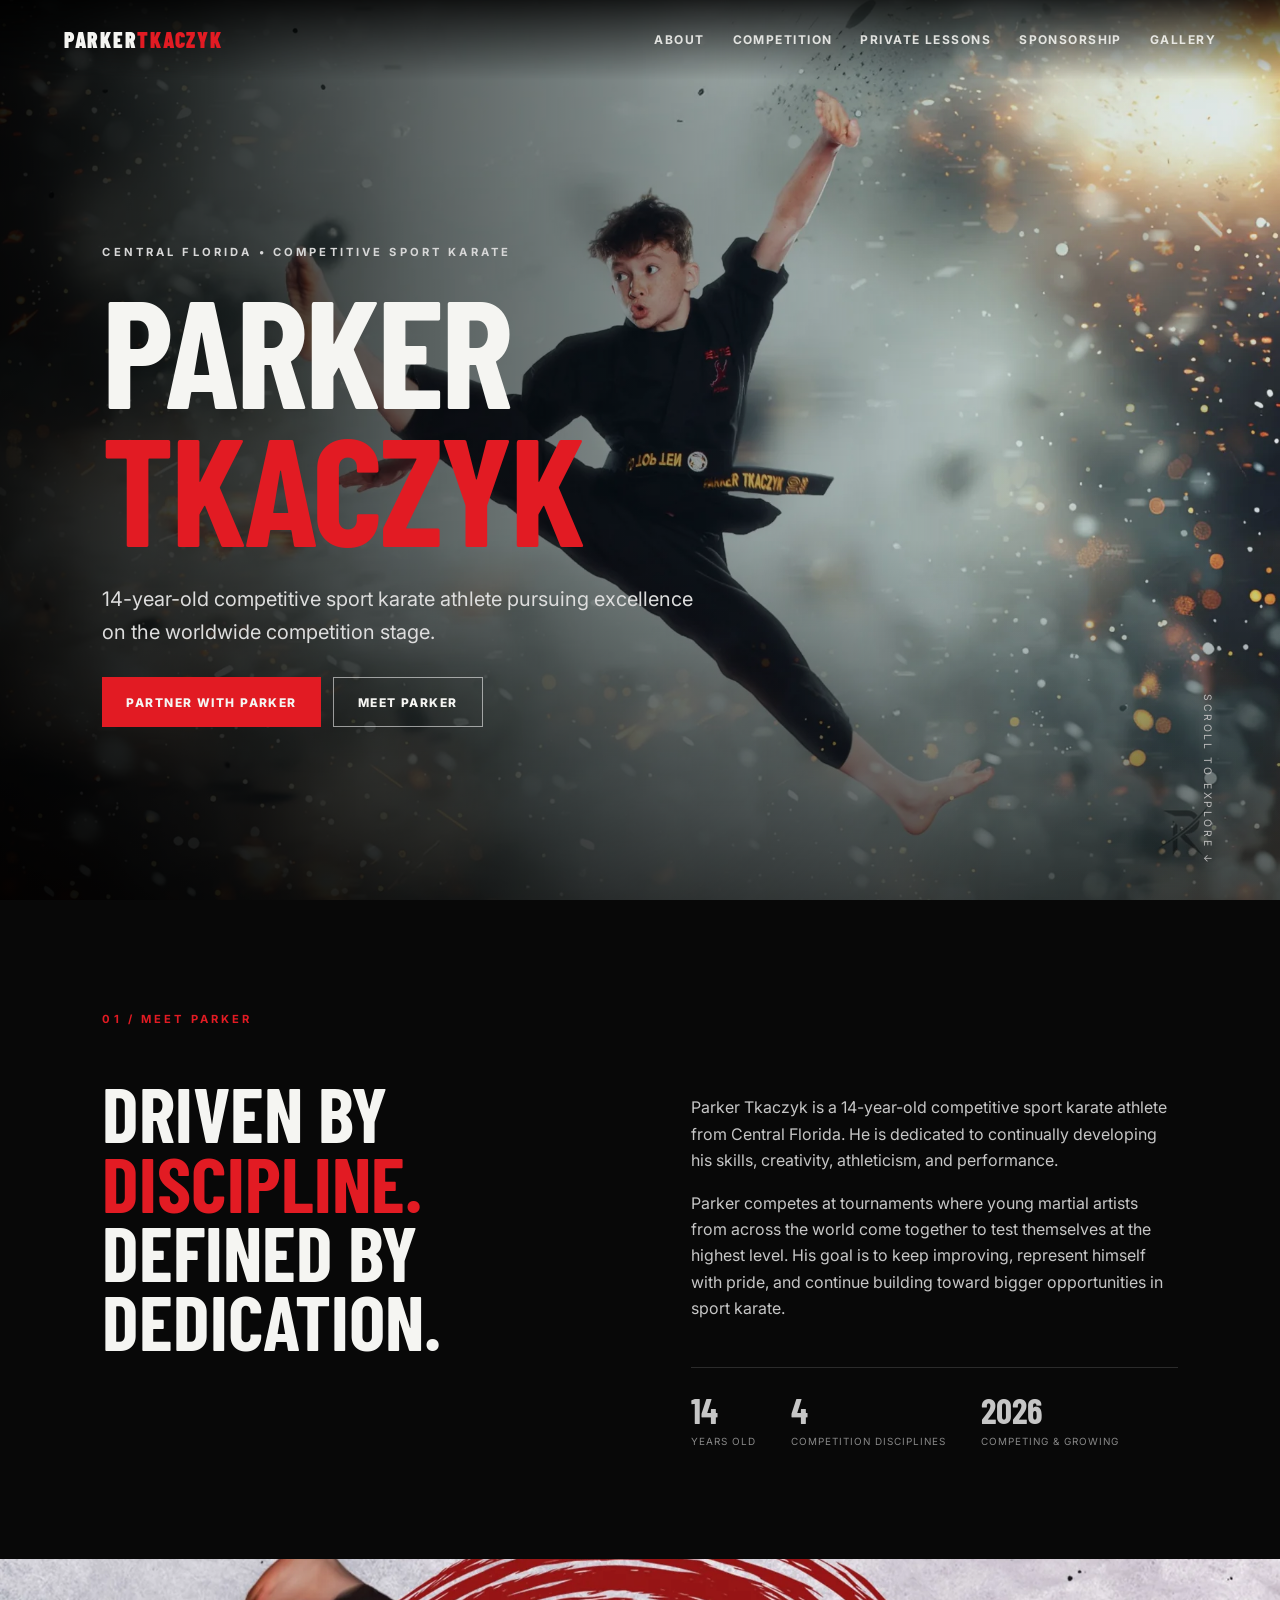
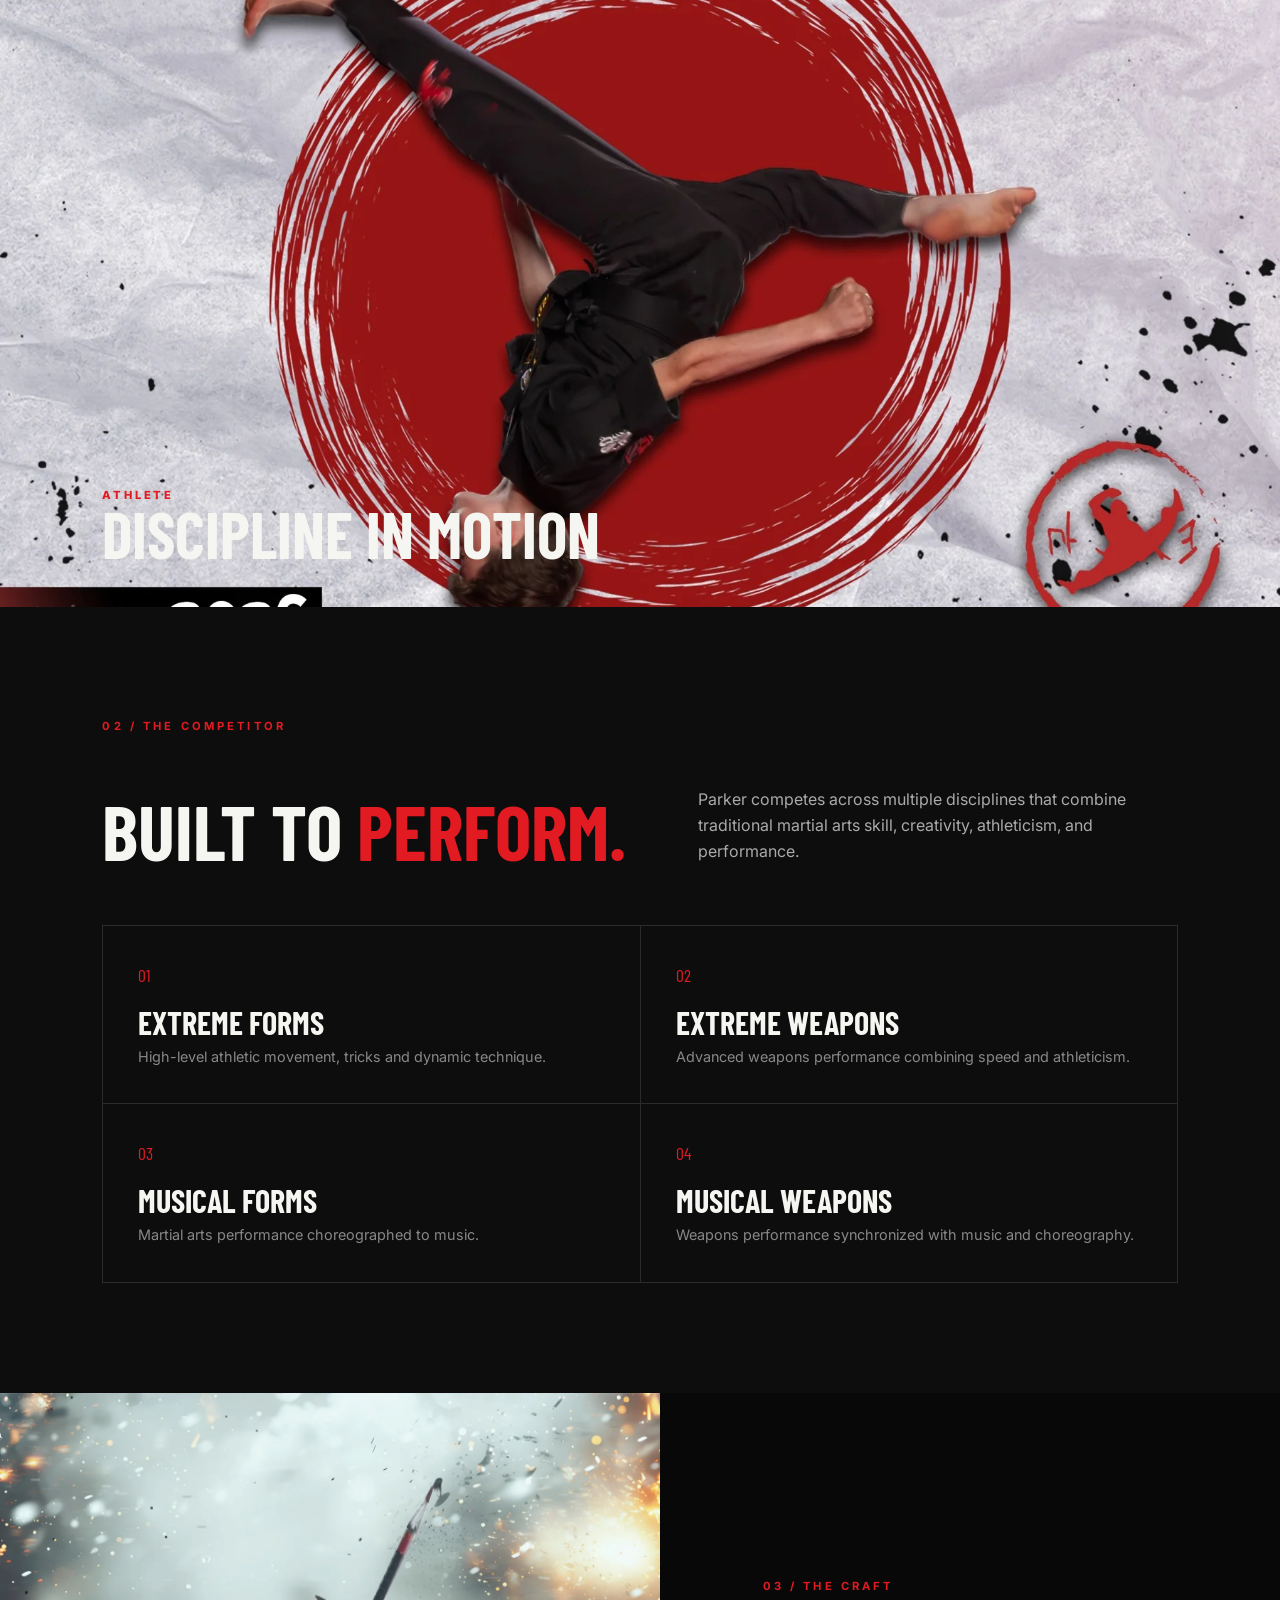
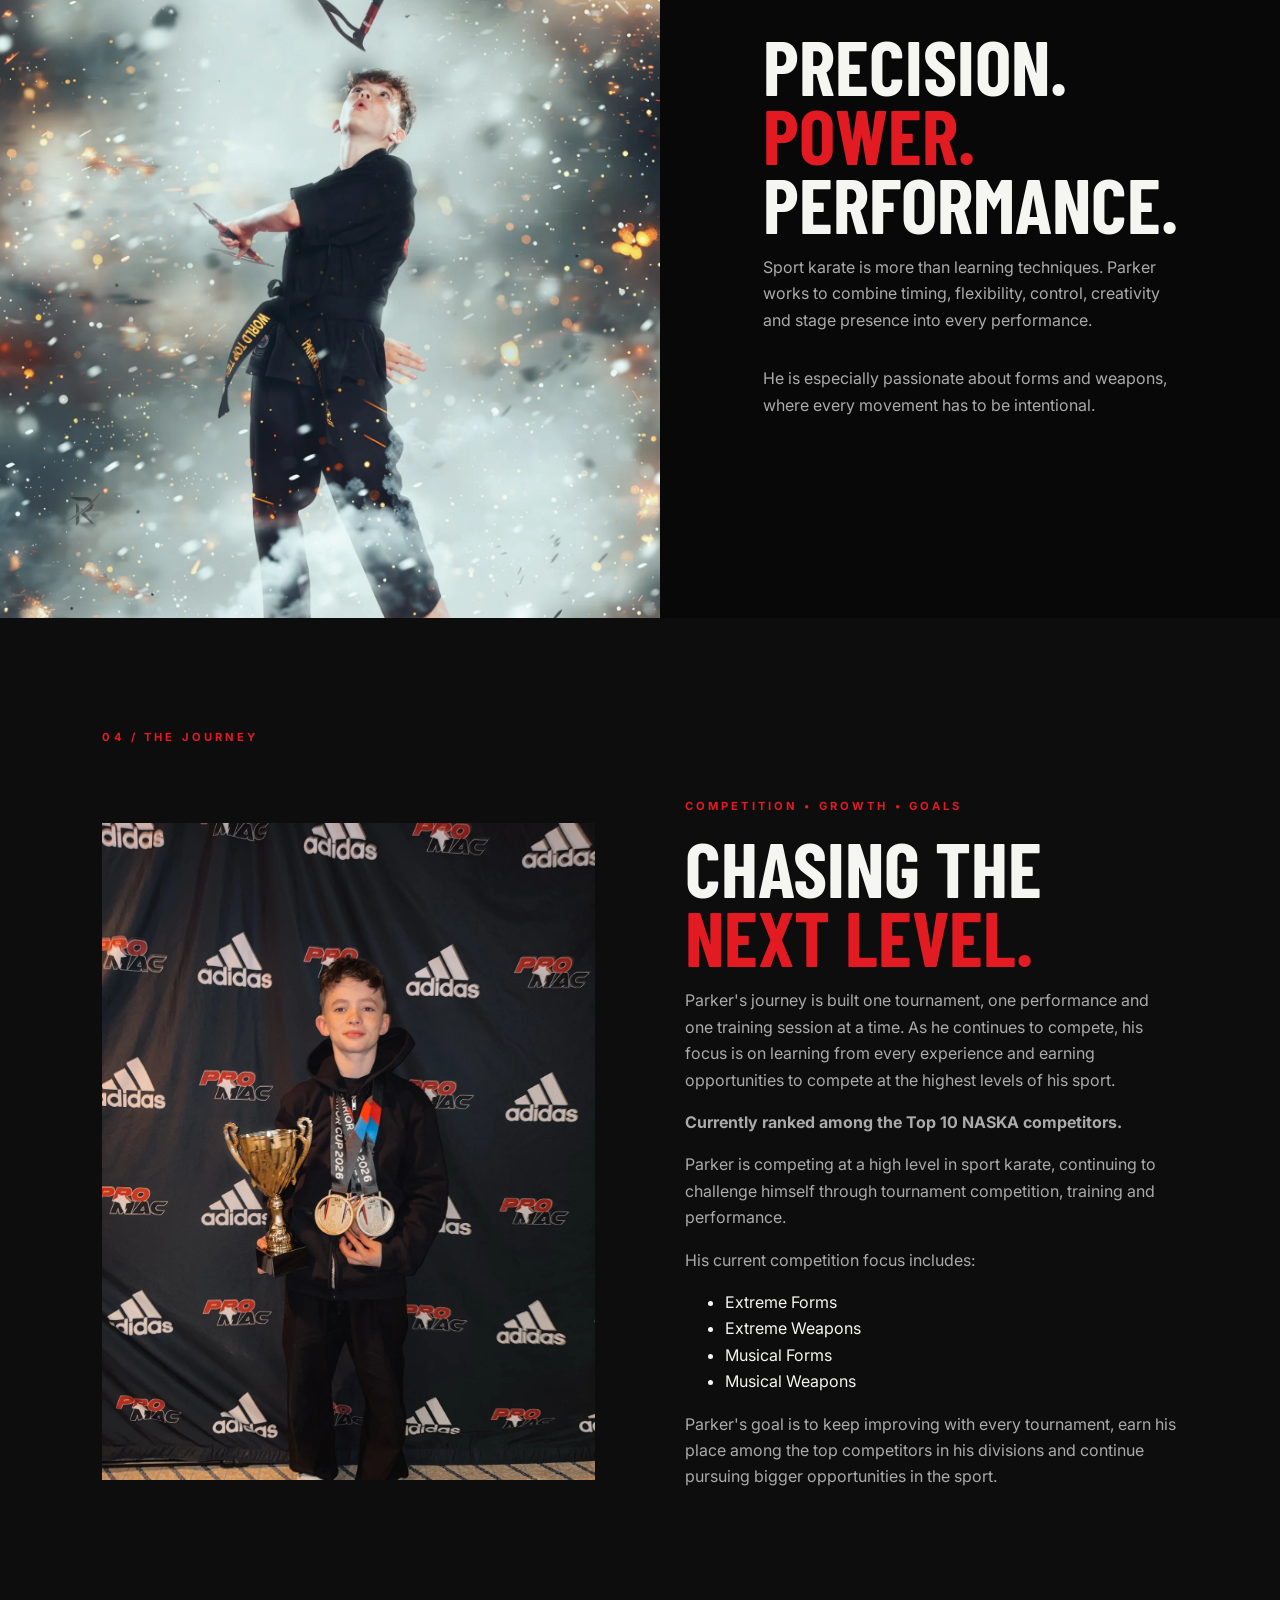
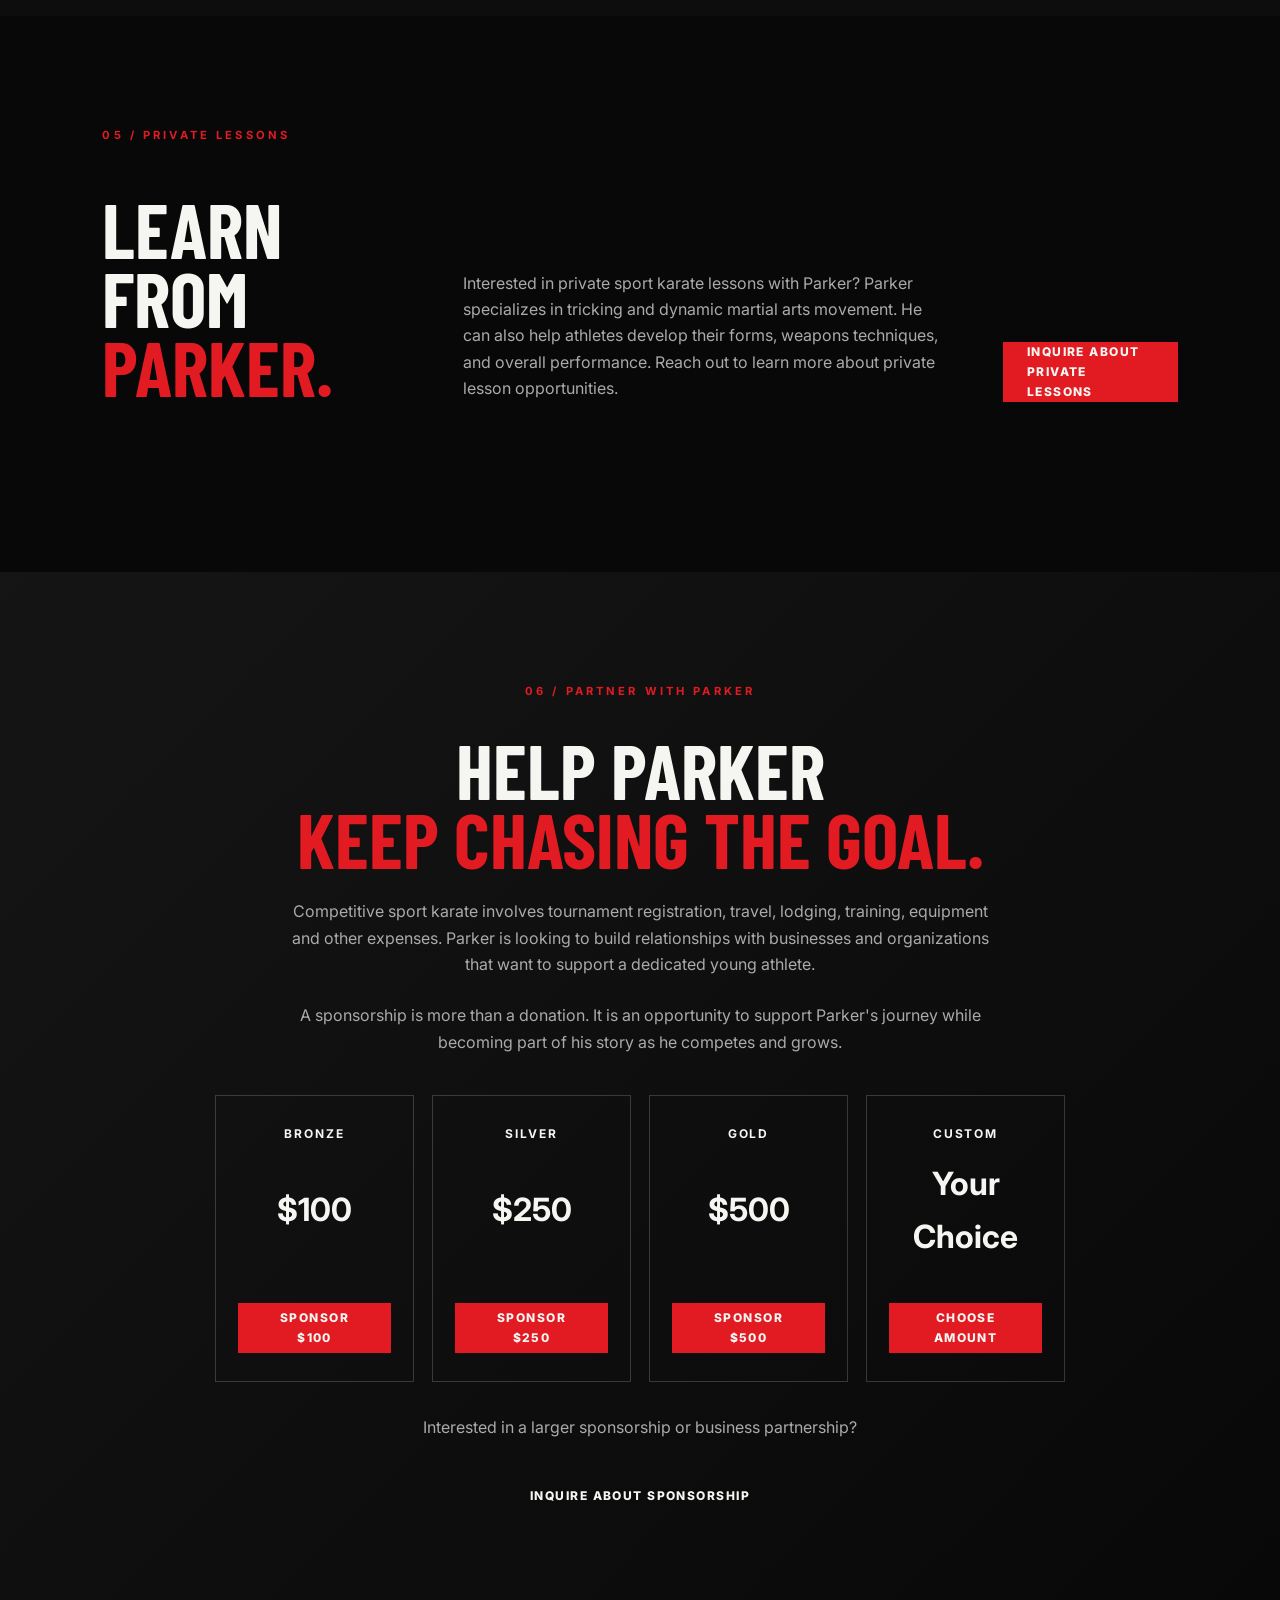
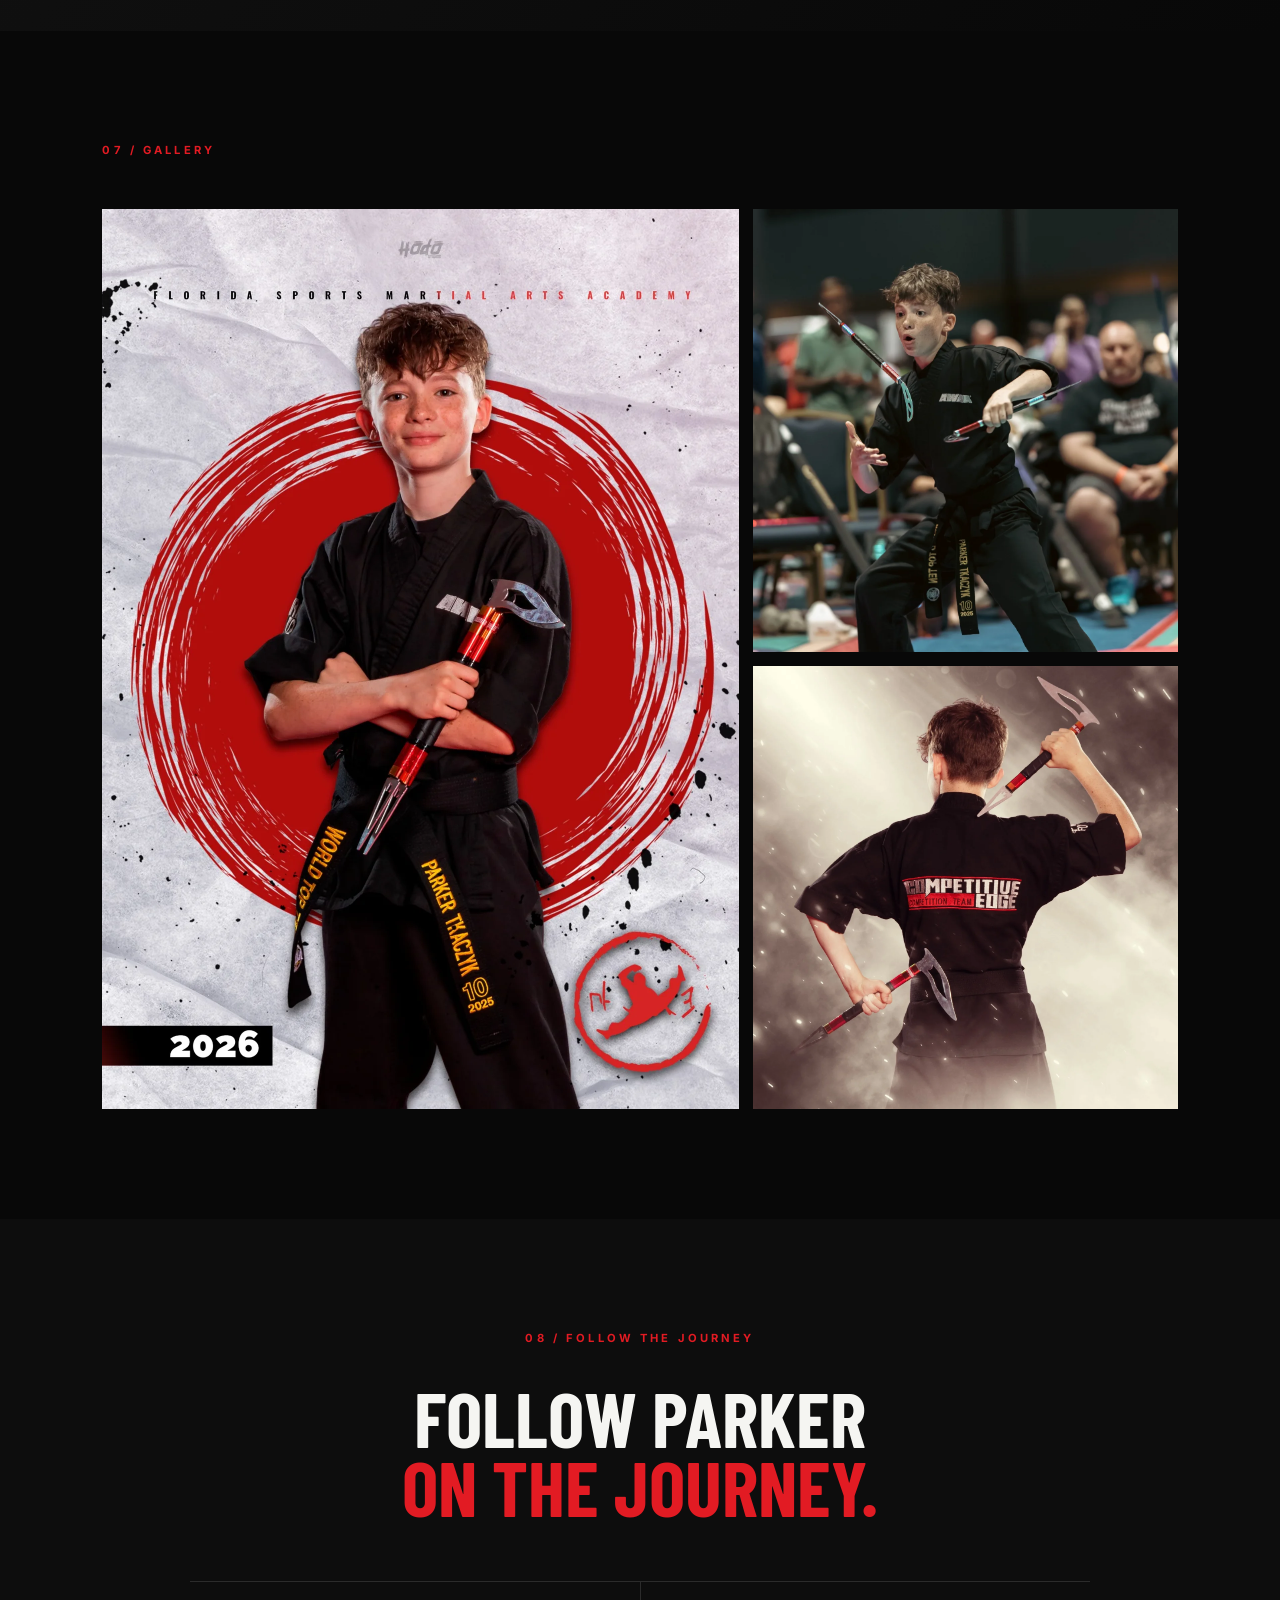
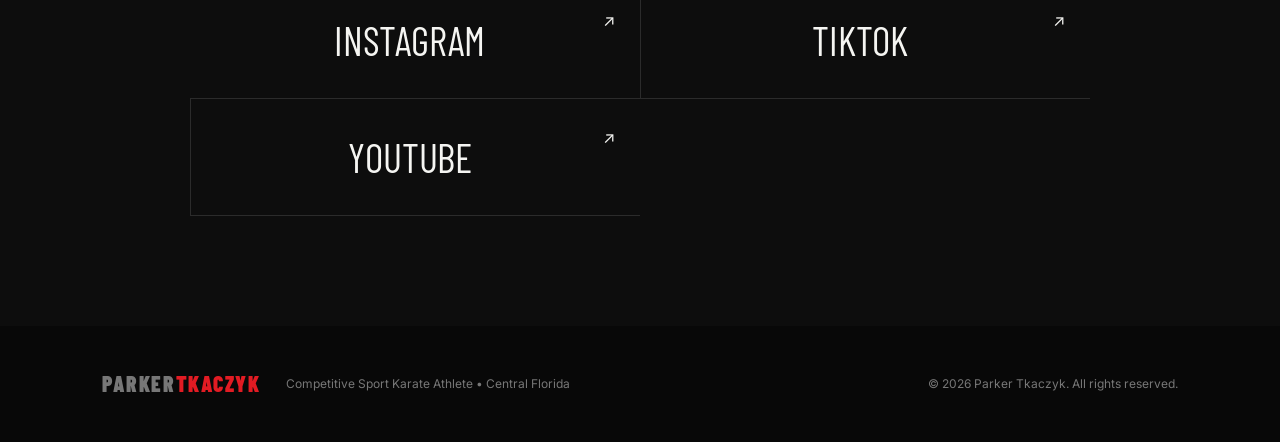
<file: index.html>
<!DOCTYPE html>
<html lang="en">
<head>
  <meta charset="UTF-8">
  <meta name="viewport" content="width=device-width, initial-scale=1.0">
  <meta name="description" content="Parker Tkaczyk — competitive sport karate athlete from Central Florida.">
  <title>Parker Tkaczyk | Competitive Sport Karate Athlete</title>
  <link rel="stylesheet" href="style-v2.css">
</head>
<body>
  <header class="site-header">
    <a class="brand" href="#top">PARKER<span>TKACZYK</span></a>
    <nav>
      <a href="#about">About</a>
      <a href="#competition">Competition</a>
      <a href="#private-lessons">Private Lessons</a>
      <a href="#sponsor">Sponsorship</a>
      <a href="#gallery">Gallery</a>
    </nav>
  </header>

  <main id="top">
    <section class="hero">
      <img class="hero-image" src="images/hero.webp" alt="Parker Tkaczyk performing a sport karate technique">
      <div class="hero-overlay"></div>
      <div class="hero-content">
        <p class="eyebrow">CENTRAL FLORIDA • COMPETITIVE SPORT KARATE</p>
        <h1>PARKER<br><span>TKACZYK</span></h1>
        <p class="hero-subtitle">14-year-old competitive sport karate athlete pursuing excellence on the worldwide competition stage.</p>
        <div class="hero-buttons">
          <a class="button button-primary" href="#sponsor">Partner With Parker</a>
          <a class="button button-outline" href="#about">Meet Parker</a>
        </div>
      </div>
      <div class="scroll-hint">SCROLL TO EXPLORE ↓</div>
    </section>

    <section class="intro section" id="about">
      <div class="section-label">01 / MEET PARKER</div>
      <div class="two-column">
        <div>
          <h2>Driven by <span>discipline.</span><br>Defined by dedication.</h2>
        </div>
        <div class="copy">
          <p>Parker Tkaczyk is a 14-year-old competitive sport karate athlete from Central Florida. He is dedicated to continually developing his skills, creativity, athleticism, and performance.</p>
          <p>Parker competes at tournaments where young martial artists from across the world come together to test themselves at the highest level. His goal is to keep improving, represent himself with pride, and continue building toward bigger opportunities in sport karate.</p>
          <div class="quick-stats">
            <div><strong>14</strong><span>YEARS OLD</span></div>
            <div><strong>4</strong><span>COMPETITION DISCIPLINES</span></div>
            <div><strong>2026</strong><span>COMPETING & GROWING</span></div>
          </div>
        </div>
      </div>
    </section>

    <section class="feature-photo">
      <img src="images/action-red.webp" alt="Parker performing an aerial sport karate technique">
      <div class="feature-caption">
        <span>ATHLETE</span>
        <strong>DISCIPLINE IN MOTION</strong>
      </div>
    </section>

    <section class="section competition" id="competition">
      <div class="section-label">02 / THE COMPETITOR</div>
      <div class="section-heading">
        <h2>Built to <span>perform.</span></h2>
        <p>Parker competes across multiple disciplines that combine traditional martial arts skill, creativity, athleticism, and performance.</p>
      </div>

      <div class="discipline-grid">
        <div class="discipline"><span>01</span><h3>Extreme Forms</h3><p>High-level athletic movement, tricks and dynamic technique.</p></div>
        <div class="discipline"><span>02</span><h3>Extreme Weapons</h3><p>Advanced weapons performance combining speed and athleticism.</p></div>
        <div class="discipline"><span>03</span><h3>Musical Forms</h3><p>Martial arts performance choreographed to music.</p></div>
        <div class="discipline"><span>04</span><h3>Musical Weapons</h3><p>Weapons performance synchronized with music and choreography.</p></div>
      </div>
    </section>

    <section class="split-feature">
      <div class="split-image"><img src="images/weapons-feature.webp" alt="Parker performing with a traditional weapon"></div>
      <div class="split-copy">
        <div class="section-label">03 / THE CRAFT</div>
        <h2>Precision.<br><span>Power.</span><br>Performance.</h2>
        <p>Sport karate is more than learning techniques. Parker works to combine timing, flexibility, control, creativity and stage presence into every performance.</p>
        <p>He is especially passionate about forms and weapons, where every movement has to be intentional.</p>
      </div>
    </section>

    <section class="achievement section">
      <div class="section-label">04 / THE JOURNEY</div>
      <div class="achievement-grid">
        <div class="achievement-photo"><img src="images/achievement.webp" alt="Parker with a trophy and medals after competition"></div>
        <div class="achievement-copy">
          <p class="eyebrow">COMPETITION • GROWTH • GOALS</p>
          <h2>Chasing the<br><span>next level.</span></h2>
          <p>Parker's journey is built one tournament, one performance and one training session at a time. As he continues to compete, his focus is on learning from every experience and earning opportunities to compete at the highest levels of his sport.</p>
        <p><strong>Currently ranked among the Top 10 NASKA competitors.</strong></p>

<p>
  Parker is competing at a high level in sport karate, continuing to challenge
  himself through tournament competition, training and performance.
</p>

<p>
  His current competition focus includes:
</p>

<ul>
  <li>Extreme Forms</li>
  <li>Extreme Weapons</li>
  <li>Musical Forms</li>
  <li>Musical Weapons</li>
</ul>

<p>
  Parker's goal is to keep improving with every tournament, earn his place
  among the top competitors in his divisions and continue pursuing bigger
  opportunities in the sport.
</p>
        </div>
      </div>
    </section>

    <section class="section" id="private-lessons">
      <div class="section-label">05 / PRIVATE LESSONS</div>
      <div class="section-heading">
        <h2>Learn from <span>Parker.</span></h2>
        <p>
          Interested in private sport karate lessons with Parker?
          Parker specializes in tricking and dynamic martial arts movement.
          He can also help athletes develop their forms, weapons techniques,
          and overall performance. Reach out to learn more about private lesson
          opportunities.
        </p>
        <a class="button button-primary"
           href="mailto:ParkerTkaczyk@gmail.com?subject=Private%20Lesson%20Inquiry">
          Inquire About Private Lessons
        </a>
      </div>
    </section>

    <section class="sponsor section" id="sponsor">
  <div class="sponsor-inner">
    <div class="section-label">06 / PARTNER WITH PARKER</div>

    <h2>Help Parker<br><span>keep chasing the goal.</span></h2>

    <p>
      Competitive sport karate involves tournament registration, travel,
      lodging, training, equipment and other expenses. Parker is looking to
      build relationships with businesses and organizations that want to
      support a dedicated young athlete.
    </p>

    <p>
      A sponsorship is more than a donation. It is an opportunity to support
      Parker's journey while becoming part of his story as he competes and grows.
    </p>

    <div class="sponsor-options">

      <div class="sponsor-card">
        <div class="sponsor-level">BRONZE</div>
        <div class="sponsor-amount">$100</div>
        <a class="button button-primary"
           href="https://buy.stripe.com/9B614p2Rrfqj6bQa2RfEk00"
           target="_blank"
           rel="noopener">
          Sponsor $100
        </a>
      </div>

      <div class="sponsor-card">
        <div class="sponsor-level">SILVER</div>
        <div class="sponsor-amount">$250</div>
        <a class="button button-primary"
           href="https://buy.stripe.com/fZu4gB3Vvce77fU8YNfEk01"
           target="_blank"
           rel="noopener">
          Sponsor $250
        </a>
      </div>

      <div class="sponsor-card">
        <div class="sponsor-level">GOLD</div>
        <div class="sponsor-amount">$500</div>
        <a class="button button-primary"
           href="https://buy.stripe.com/00w28tgIhemf6bQdf3fEk02"
           target="_blank"
           rel="noopener">
          Sponsor $500
        </a>
      </div>

      <div class="sponsor-card">
        <div class="sponsor-level">CUSTOM</div>
        <div class="sponsor-amount">Your Choice</div>
        <a class="button button-primary"
           href="https://buy.stripe.com/3cI8wR63D3HBcAe6QFfEk03"
           target="_blank"
           rel="noopener">
          Choose Amount
        </a>
      </div>

    </div>

    <div class="sponsor-contact">
      <p>
        Interested in a larger sponsorship or business partnership?
      </p>

      <a class="button button-secondary"
         href="mailto:parkertkaczyk@gmail.com?subject=Parker%20Tkaczyk%20Sponsorship%20Inquiry">
        Inquire About Sponsorship
      </a>
    </div>

  </div>
</section>

    <section class="gallery section" id="gallery">
      <div class="section-label">07 / GALLERY</div>
      <div class="gallery-grid">
        <img class="gallery-large" src="images/portrait.webp" alt="Portrait of Parker Tkaczyk in his sport karate uniform">
        <img src="images/weapons-action.webp" alt="Parker performing a traditional weapons routine">
        <img src="images/team-uniform.webp" alt="Parker wearing his competition uniform">
      </div>
    </section>

    <section class="social section">
      <div class="section-label">08 / FOLLOW THE JOURNEY</div>
      <h2>Follow Parker<br><span>on the journey.</span></h2>
     <div class="social-links">
       <a href="https://www.instagram.com/Parker_Tkaczyk/" target="_blank" rel="noopener">Instagram <span>↗</span></a>
       <a href="https://www.tiktok.com/@_parkertkaczyk_" target="_blank" rel="noopener">TikTok <span>↗</span></a>
       <a href="https://www.youtube.com/@ParkerTkaczyk" target="_blank" rel="noopener">YouTube <span>↗</span></a>
    </div>
    </section>
  </main>

  <footer>
    <div class="footer-brand">PARKER<span>TKACZYK</span></div>
    <p>Competitive Sport Karate Athlete • Central Florida</p>
    <p class="copyright">© 2026 Parker Tkaczyk. All rights reserved.</p>
  </footer>
</body>
</html>
</file>
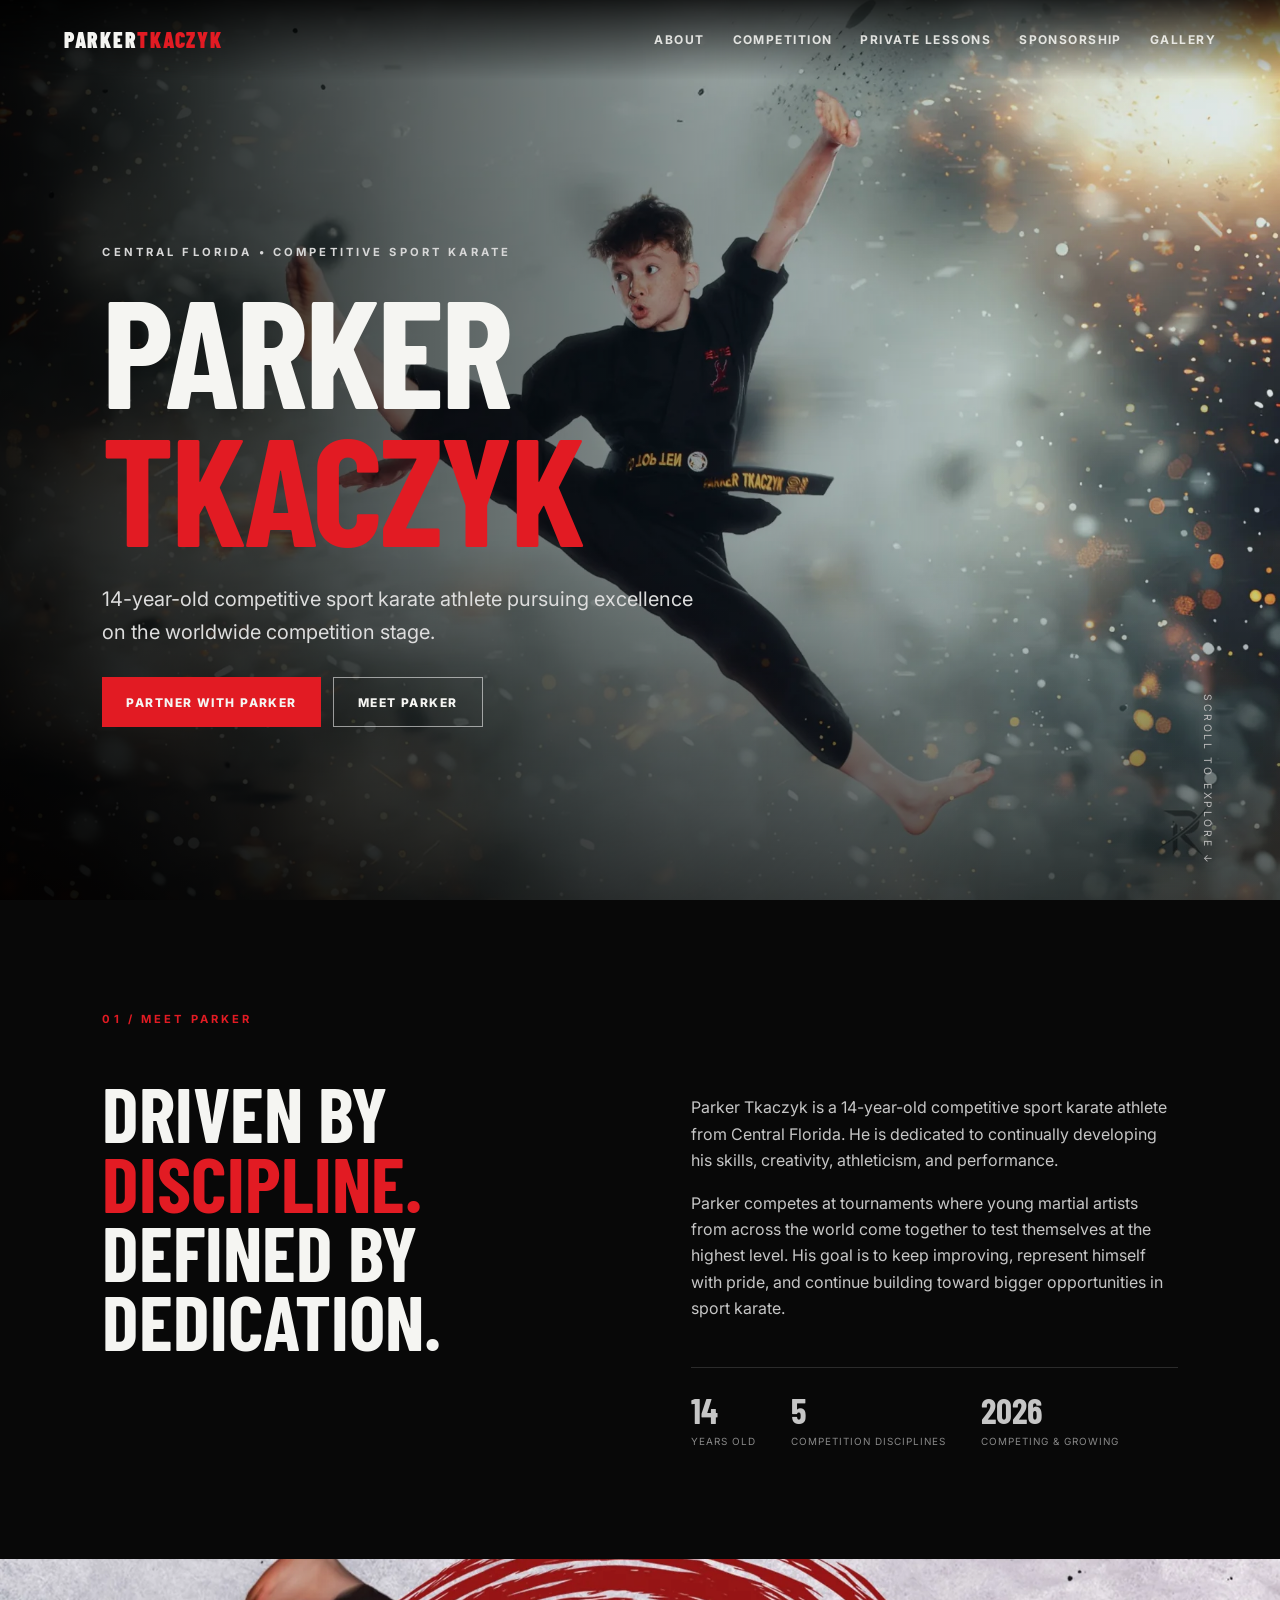
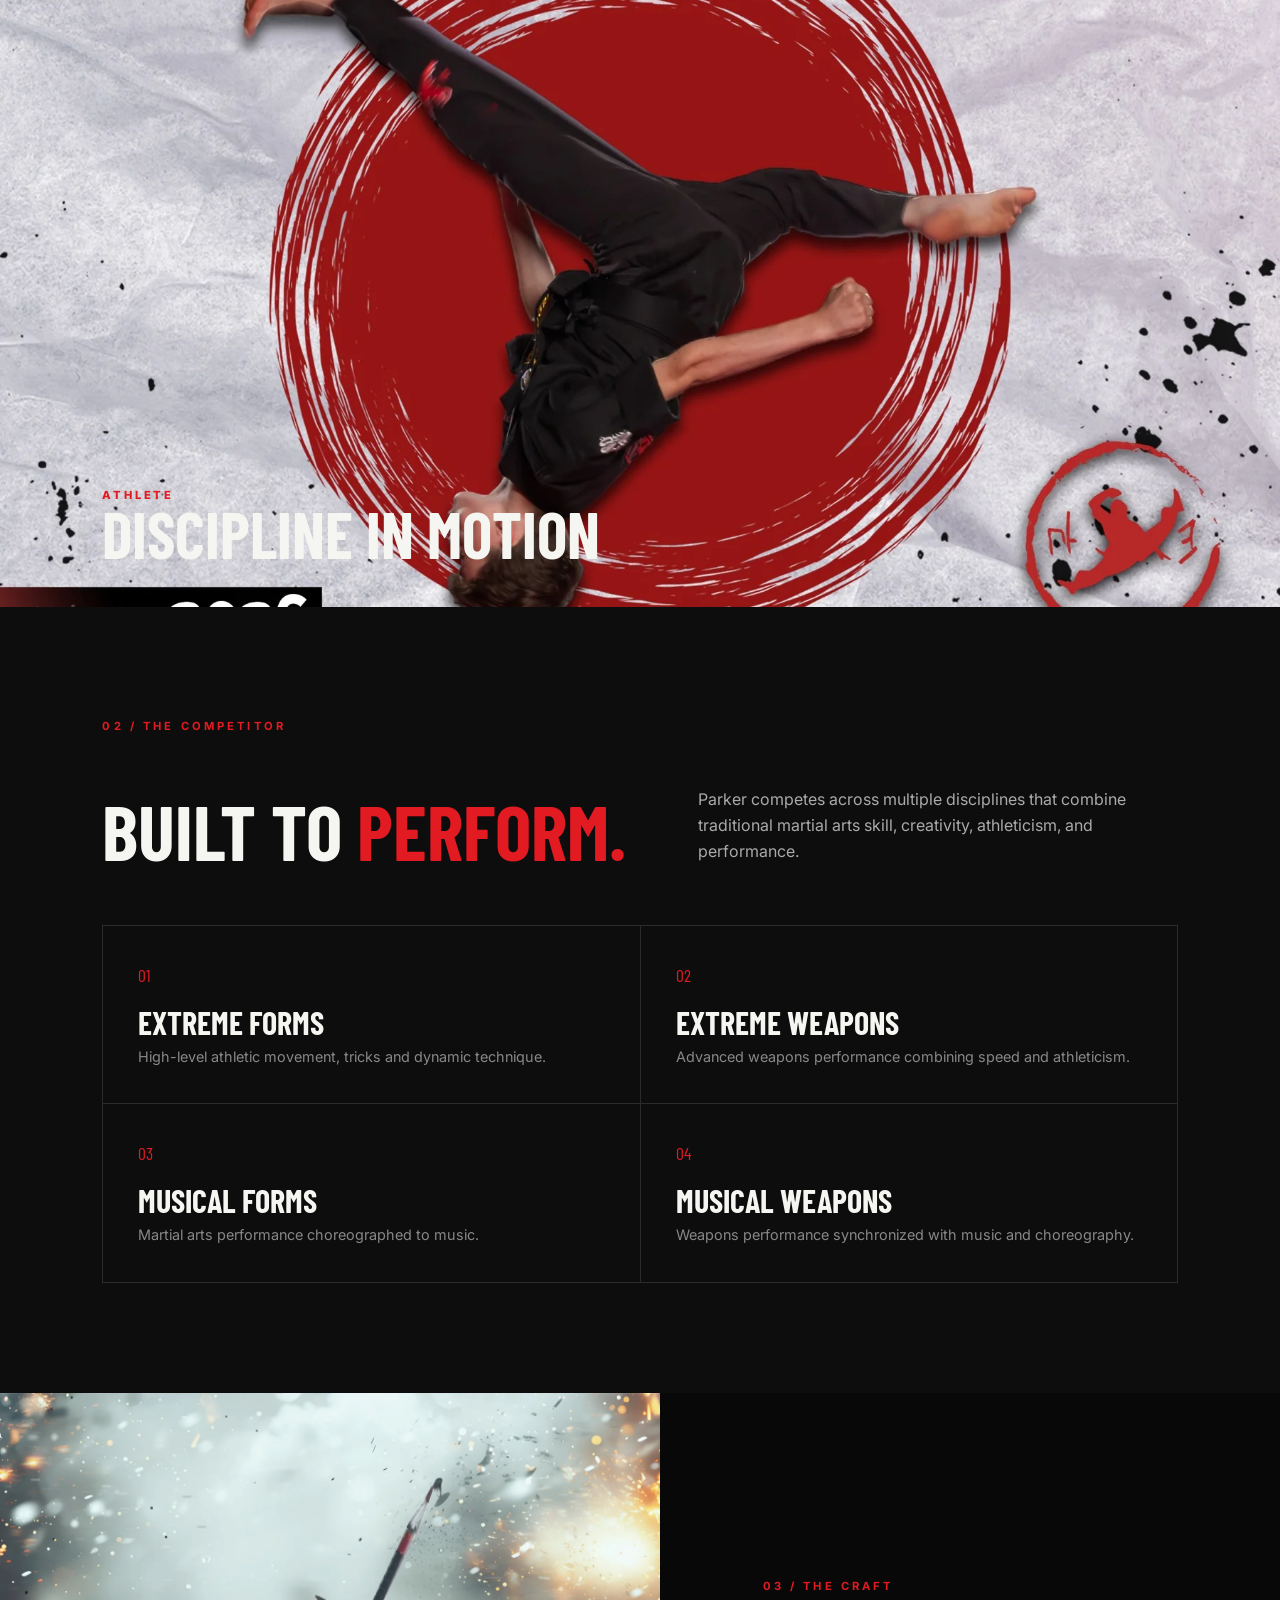
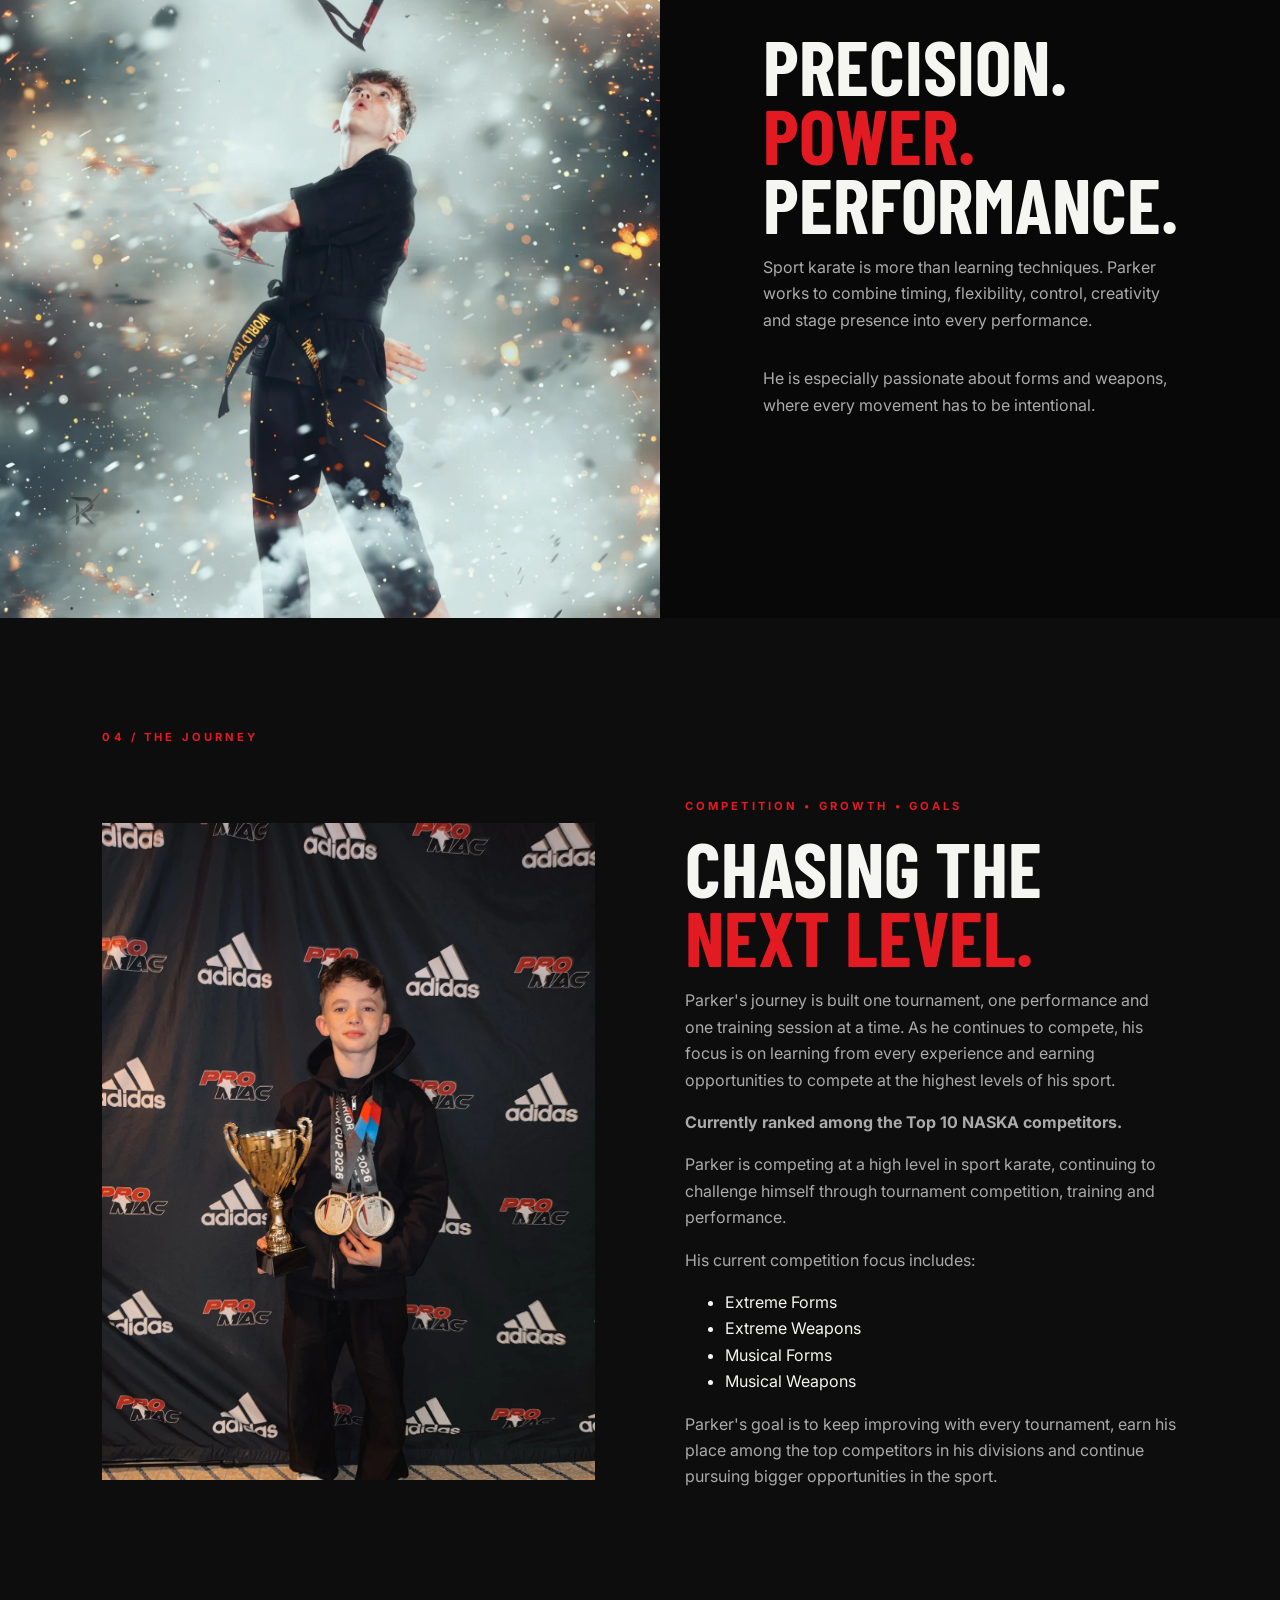
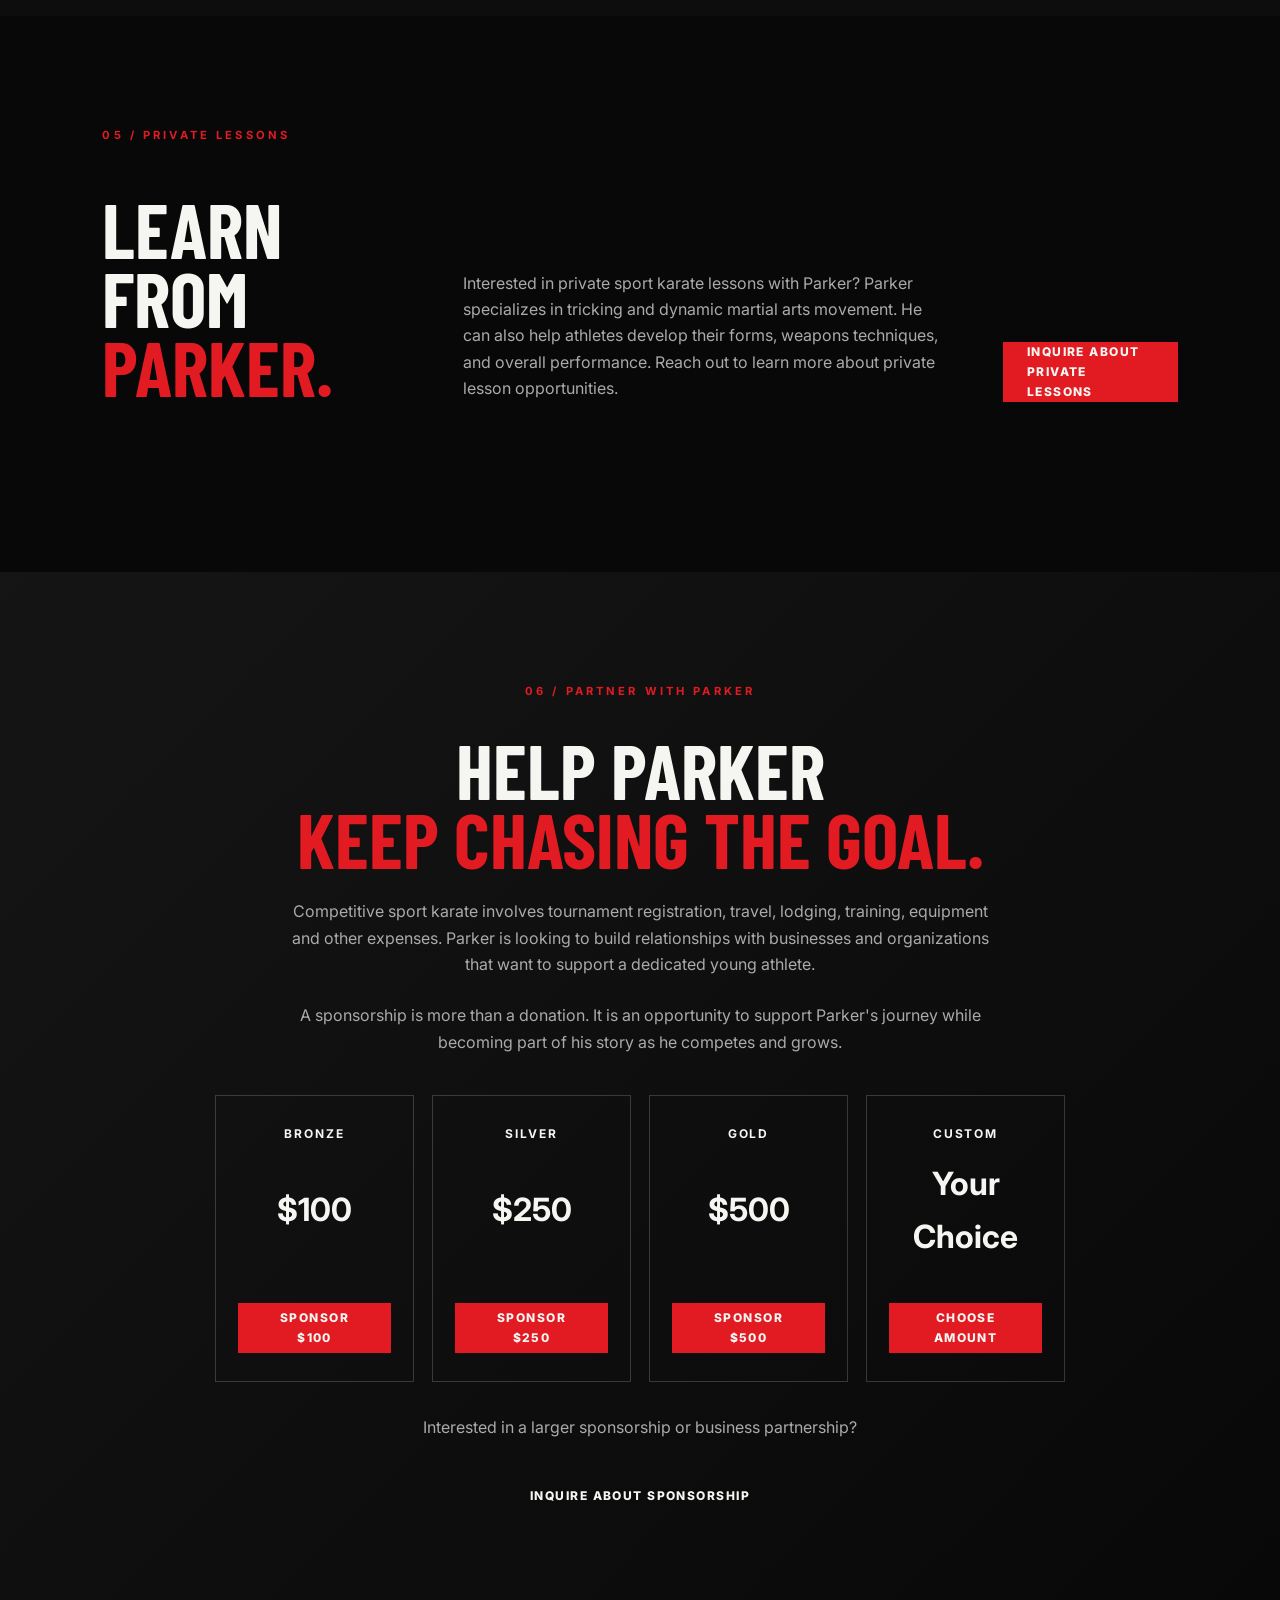
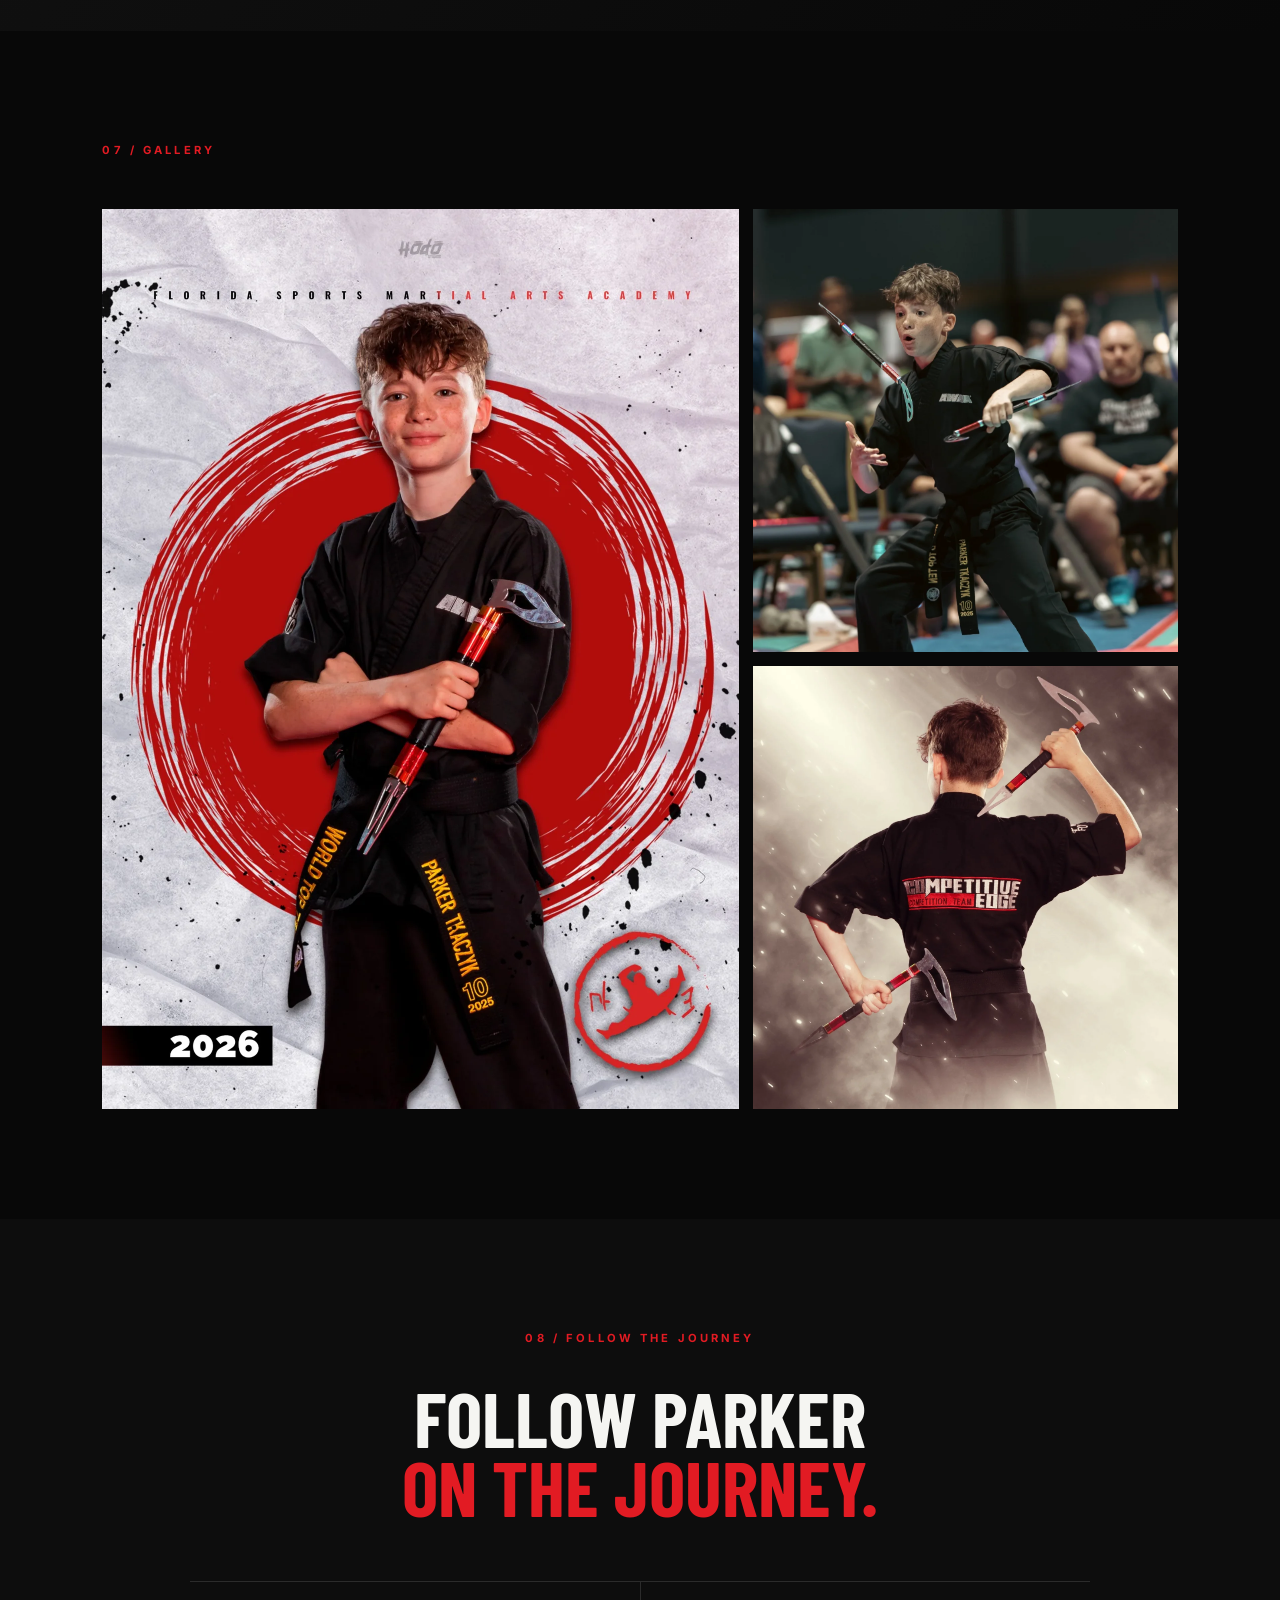
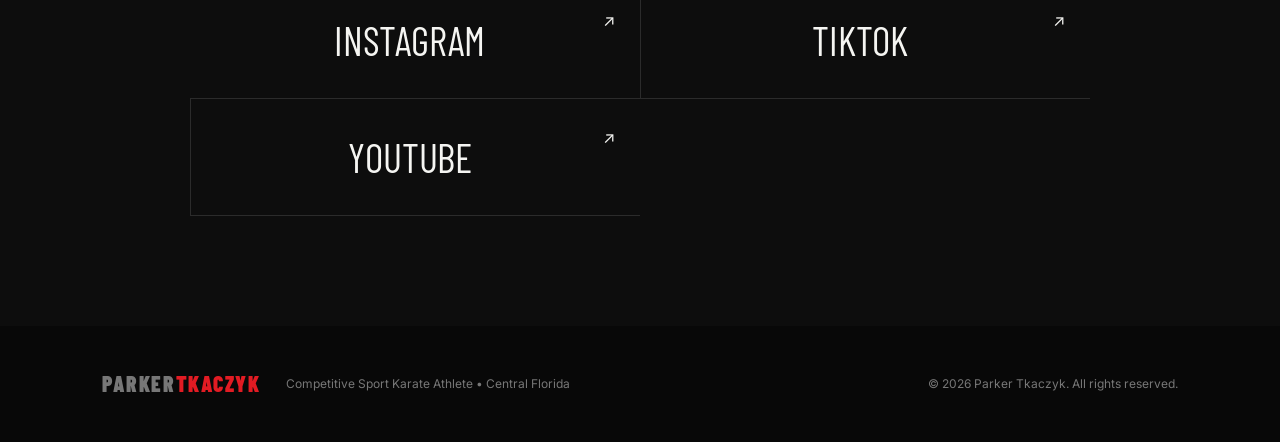
<file: index_updated.html>
<!DOCTYPE html>
<html lang="en">
<head>
  <meta charset="UTF-8">
  <meta name="viewport" content="width=device-width, initial-scale=1.0">
  <meta name="description" content="Parker Tkaczyk — competitive sport karate athlete from Central Florida.">
  <title>Parker Tkaczyk | Competitive Sport Karate Athlete</title>
  <link rel="stylesheet" href="style-v2.css">
</head>
<body>
  <header class="site-header">
    <a class="brand" href="#top">PARKER<span>TKACZYK</span></a>
    <nav>
      <a href="#about">About</a>
      <a href="#competition">Competition</a>
      <a href="#private-lessons">Private Lessons</a>
      <a href="#sponsor">Sponsorship</a>
      <a href="#gallery">Gallery</a>
    </nav>
  </header>

  <main id="top">
    <section class="hero">
      <img class="hero-image" src="images/hero.webp" alt="Parker Tkaczyk performing a sport karate technique">
      <div class="hero-overlay"></div>
      <div class="hero-content">
        <p class="eyebrow">CENTRAL FLORIDA • COMPETITIVE SPORT KARATE</p>
        <h1>PARKER<br><span>TKACZYK</span></h1>
        <p class="hero-subtitle">14-year-old competitive sport karate athlete pursuing excellence on the worldwide competition stage.</p>
        <div class="hero-buttons">
          <a class="button button-primary" href="#sponsor">Partner With Parker</a>
          <a class="button button-outline" href="#about">Meet Parker</a>
        </div>
      </div>
      <div class="scroll-hint">SCROLL TO EXPLORE ↓</div>
    </section>

    <section class="intro section" id="about">
      <div class="section-label">01 / MEET PARKER</div>
      <div class="two-column">
        <div>
          <h2>Driven by <span>discipline.</span><br>Defined by dedication.</h2>
        </div>
        <div class="copy">
          <p>Parker Tkaczyk is a 14-year-old competitive sport karate athlete from Central Florida. He is dedicated to continually developing his skills, creativity, athleticism, and performance.</p>
          <p>Parker competes at tournaments where young martial artists from across the world come together to test themselves at the highest level. His goal is to keep improving, represent himself with pride, and continue building toward bigger opportunities in sport karate.</p>
          <div class="quick-stats">
            <div><strong>14</strong><span>YEARS OLD</span></div>
            <div><strong>5</strong><span>COMPETITION DISCIPLINES</span></div>
            <div><strong>2026</strong><span>COMPETING & GROWING</span></div>
          </div>
        </div>
      </div>
    </section>

    <section class="feature-photo">
      <img src="images/action-red.webp" alt="Parker performing an aerial sport karate technique">
      <div class="feature-caption">
        <span>ATHLETE</span>
        <strong>DISCIPLINE IN MOTION</strong>
      </div>
    </section>

    <section class="section competition" id="competition">
      <div class="section-label">02 / THE COMPETITOR</div>
      <div class="section-heading">
        <h2>Built to <span>perform.</span></h2>
        <p>Parker competes across multiple disciplines that combine traditional martial arts skill, creativity, athleticism, and performance.</p>
      </div>

      <div class="discipline-grid">
        <div class="discipline"><span>01</span><h3>Extreme Forms</h3><p>High-level athletic movement, tricks and dynamic technique.</p></div>
        <div class="discipline"><span>02</span><h3>Extreme Weapons</h3><p>Advanced weapons performance combining speed and athleticism.</p></div>
        <div class="discipline"><span>03</span><h3>Musical Forms</h3><p>Martial arts performance choreographed to music.</p></div>
        <div class="discipline"><span>04</span><h3>Musical Weapons</h3><p>Weapons performance synchronized with music and choreography.</p></div>
      </div>
    </section>

    <section class="split-feature">
      <div class="split-image"><img src="images/weapons-feature.webp" alt="Parker performing with a traditional weapon"></div>
      <div class="split-copy">
        <div class="section-label">03 / THE CRAFT</div>
        <h2>Precision.<br><span>Power.</span><br>Performance.</h2>
        <p>Sport karate is more than learning techniques. Parker works to combine timing, flexibility, control, creativity and stage presence into every performance.</p>
        <p>He is especially passionate about forms and weapons, where every movement has to be intentional.</p>
      </div>
    </section>

    <section class="achievement section">
      <div class="section-label">04 / THE JOURNEY</div>
      <div class="achievement-grid">
        <div class="achievement-photo"><img src="images/achievement.webp" alt="Parker with a trophy and medals after competition"></div>
        <div class="achievement-copy">
          <p class="eyebrow">COMPETITION • GROWTH • GOALS</p>
          <h2>Chasing the<br><span>next level.</span></h2>
          <p>Parker's journey is built one tournament, one performance and one training session at a time. As he continues to compete, his focus is on learning from every experience and earning opportunities to compete at the highest levels of his sport.</p>
        <p><strong>Currently ranked among the Top 10 NASKA competitors.</strong></p>

<p>
  Parker is competing at a high level in sport karate, continuing to challenge
  himself through tournament competition, training and performance.
</p>

<p>
  His current competition focus includes:
</p>

<ul>
  <li>Extreme Forms</li>
  <li>Extreme Weapons</li>
  <li>Musical Forms</li>
  <li>Musical Weapons</li>
</ul>

<p>
  Parker's goal is to keep improving with every tournament, earn his place
  among the top competitors in his divisions and continue pursuing bigger
  opportunities in the sport.
</p>
        </div>
      </div>
    </section>

    <section class="section" id="private-lessons">
      <div class="section-label">05 / PRIVATE LESSONS</div>
      <div class="section-heading">
        <h2>Learn from <span>Parker.</span></h2>
        <p>
          Interested in private sport karate lessons with Parker?
          Parker specializes in tricking and dynamic martial arts movement.
          He can also help athletes develop their forms, weapons techniques,
          and overall performance. Reach out to learn more about private lesson
          opportunities.
        </p>
        <a class="button button-primary"
           href="mailto:ParkerTkaczyk@gmail.com?subject=Private%20Lesson%20Inquiry">
          Inquire About Private Lessons
        </a>
      </div>
    </section>

    <section class="sponsor section" id="sponsor">
  <div class="sponsor-inner">
    <div class="section-label">06 / PARTNER WITH PARKER</div>

    <h2>Help Parker<br><span>keep chasing the goal.</span></h2>

    <p>
      Competitive sport karate involves tournament registration, travel,
      lodging, training, equipment and other expenses. Parker is looking to
      build relationships with businesses and organizations that want to
      support a dedicated young athlete.
    </p>

    <p>
      A sponsorship is more than a donation. It is an opportunity to support
      Parker's journey while becoming part of his story as he competes and grows.
    </p>

    <div class="sponsor-options">

      <div class="sponsor-card">
        <div class="sponsor-level">BRONZE</div>
        <div class="sponsor-amount">$100</div>
        <a class="button button-primary"
           href="https://buy.stripe.com/9B614p2Rrfqj6bQa2RfEk00"
           target="_blank"
           rel="noopener">
          Sponsor $100
        </a>
      </div>

      <div class="sponsor-card">
        <div class="sponsor-level">SILVER</div>
        <div class="sponsor-amount">$250</div>
        <a class="button button-primary"
           href="https://buy.stripe.com/fZu4gB3Vvce77fU8YNfEk01"
           target="_blank"
           rel="noopener">
          Sponsor $250
        </a>
      </div>

      <div class="sponsor-card">
        <div class="sponsor-level">GOLD</div>
        <div class="sponsor-amount">$500</div>
        <a class="button button-primary"
           href="https://buy.stripe.com/00w28tgIhemf6bQdf3fEk02"
           target="_blank"
           rel="noopener">
          Sponsor $500
        </a>
      </div>

      <div class="sponsor-card">
        <div class="sponsor-level">CUSTOM</div>
        <div class="sponsor-amount">Your Choice</div>
        <a class="button button-primary"
           href="https://buy.stripe.com/3cI8wR63D3HBcAe6QFfEk03"
           target="_blank"
           rel="noopener">
          Choose Amount
        </a>
      </div>

    </div>

    <div class="sponsor-contact">
      <p>
        Interested in a larger sponsorship or business partnership?
      </p>

      <a class="button button-secondary"
         href="mailto:parkertkaczyk@gmail.com?subject=Parker%20Tkaczyk%20Sponsorship%20Inquiry">
        Inquire About Sponsorship
      </a>
    </div>

  </div>
</section>

    <section class="gallery section" id="gallery">
      <div class="section-label">07 / GALLERY</div>
      <div class="gallery-grid">
        <img class="gallery-large" src="images/portrait.webp" alt="Portrait of Parker Tkaczyk in his sport karate uniform">
        <img src="images/weapons-action.webp" alt="Parker performing a traditional weapons routine">
        <img src="images/team-uniform.webp" alt="Parker wearing his competition uniform">
      </div>
    </section>

    <section class="social section">
      <div class="section-label">08 / FOLLOW THE JOURNEY</div>
      <h2>Follow Parker<br><span>on the journey.</span></h2>
     <div class="social-links">
       <a href="https://www.instagram.com/Parker_Tkaczyk/" target="_blank" rel="noopener">Instagram <span>↗</span></a>
       <a href="https://www.tiktok.com/@_parkertkaczyk_" target="_blank" rel="noopener">TikTok <span>↗</span></a>
       <a href="https://www.youtube.com/@ParkerTkaczyk" target="_blank" rel="noopener">YouTube <span>↗</span></a>
    </div>
    </section>
  </main>

  <footer>
    <div class="footer-brand">PARKER<span>TKACZYK</span></div>
    <p>Competitive Sport Karate Athlete • Central Florida</p>
    <p class="copyright">© 2026 Parker Tkaczyk. All rights reserved.</p>
  </footer>
</body>
</html>
</file>
<file: style-v2.css>
@import url('https://fonts.googleapis.com/css2?family=Barlow+Condensed:wght@400;500;600;700;800;900&family=Inter:wght@400;500;600;700&display=swap');

:root {
  --black: #080808;
  --dark: #101010;
  --white: #f5f5f2;
  --muted: #a6a6a6;
  --red: #e21b23;
  --line: #2b2b2b;
}

* { box-sizing: border-box; }
html { scroll-behavior: smooth; }
body {
  margin: 0;
  background: var(--black);
  color: var(--white);
  font-family: Inter, Arial, sans-serif;
  line-height: 1.65;
}
img { display: block; width: 100%; }
a { color: inherit; text-decoration: none; }

.site-header {
  position: fixed;
  z-index: 20;
  top: 0;
  left: 0;
  width: 100%;
  display: flex;
  justify-content: space-between;
  align-items: center;
  padding: 22px 5vw;
  background: linear-gradient(to bottom, rgba(0,0,0,.82), transparent);
}
.brand, .footer-brand {
  font-family: "Barlow Condensed", sans-serif;
  font-weight: 900;
  letter-spacing: .08em;
  font-size: 1.35rem;
}
.brand span, .footer-brand span { color: var(--red); }
nav { display: flex; gap: 28px; }
nav a {
  font-size: .75rem;
  font-weight: 700;
  letter-spacing: .12em;
  text-transform: uppercase;
  opacity: .88;
}
nav a:hover { color: var(--red); }

.hero {
  min-height: 100vh;
  position: relative;
  display: flex;
  align-items: center;
  overflow: hidden;
}
.hero-image {
  position: absolute;
  inset: 0;
  height: 100%;
  object-fit: cover;
  object-position: center;
}
.hero-overlay {
  position: absolute;
  inset: 0;
  background: linear-gradient(90deg, rgba(0,0,0,.9) 0%, rgba(0,0,0,.48) 42%, rgba(0,0,0,.08) 78%),
              linear-gradient(0deg, rgba(0,0,0,.65), transparent 40%);
}
.hero-content {
  position: relative;
  z-index: 2;
  width: min(760px, 90%);
  margin-left: 8vw;
  padding-top: 70px;
}
.eyebrow, .section-label {
  color: #d7d7d7;
  font-size: .7rem;
  font-weight: 700;
  letter-spacing: .28em;
  text-transform: uppercase;
}
.eyebrow { margin: 0 0 18px; }
h1, h2, h3 {
  font-family: "Barlow Condensed", sans-serif;
  text-transform: uppercase;
  line-height: .9;
  margin: 0;
}
h1 { font-size: clamp(5rem, 12vw, 10.5rem); letter-spacing: -.02em; }
h1 span, h2 span { color: var(--red); }
.hero-subtitle {
  max-width: 600px;
  font-size: clamp(1rem, 1.6vw, 1.25rem);
  color: #ddd;
  margin: 28px 0;
}
.hero-buttons { display: flex; gap: 12px; flex-wrap: wrap; }
.button {
  display: inline-flex;
  align-items: center;
  justify-content: center;
  min-height: 50px;
  padding: 0 24px;
  font-size: .75rem;
  font-weight: 800;
  letter-spacing: .12em;
  text-transform: uppercase;
  transition: .2s ease;
}
.button-primary { background: var(--red); }
.button-primary:hover { background: #ff3038; transform: translateY(-2px); }
.button-outline { border: 1px solid rgba(255,255,255,.55); }
.button-outline:hover { border-color: white; background: rgba(255,255,255,.08); }
.scroll-hint {
  position: absolute;
  z-index: 2;
  right: 5vw;
  bottom: 35px;
  font-size: .65rem;
  letter-spacing: .25em;
  color: #bbb;
  writing-mode: vertical-rl;
}

.section { padding: 110px 8vw; }
.section-label { margin-bottom: 50px; color: var(--red); }
.two-column {
  display: grid;
  grid-template-columns: 1fr 1fr;
  gap: 8vw;
}
h2 { font-size: clamp(3.2rem, 6vw, 6rem); }
.copy { color: #c6c6c6; max-width: 650px; }
.quick-stats {
  display: flex;
  gap: 35px;
  margin-top: 45px;
  border-top: 1px solid var(--line);
  padding-top: 25px;
}
.quick-stats div { display: flex; flex-direction: column; }
.quick-stats strong {
  font-family: "Barlow Condensed", sans-serif;
  font-size: 2.2rem;
  line-height: 1;
}
.quick-stats span {
  color: #888;
  font-size: .62rem;
  letter-spacing: .1em;
  margin-top: 5px;
}

.feature-photo { position: relative; height: 72vh; overflow: hidden; }
.feature-photo img { height: 100%; object-fit: cover; object-position: center 55%; }
.feature-caption {
  position: absolute;
  bottom: 45px;
  left: 8vw;
  display: flex;
  flex-direction: column;
}
.feature-caption span { color: var(--red); font-size: .7rem; letter-spacing: .25em; font-weight: 800; }
.feature-caption strong { font-family: "Barlow Condensed"; font-size: clamp(2rem, 5vw, 5rem); line-height: .9; }

.competition { background: #0d0d0d; }
.section-heading {
  display: flex;
  justify-content: space-between;
  align-items: end;
  gap: 60px;
  margin-bottom: 60px;
}
.section-heading p { max-width: 480px; color: #aaa; margin: 0; }
.discipline-grid {
  display: grid;
  grid-template-columns: repeat(2, 1fr);
  border-top: 1px solid var(--line);
  border-left: 1px solid var(--line);
}
.discipline {
  padding: 35px;
  border-right: 1px solid var(--line);
  border-bottom: 1px solid var(--line);
  min-height: 175px;
}
.discipline-wide { grid-column: 1 / -1; }
.discipline span {
  color: var(--red);
  font-family: "Barlow Condensed";
  font-size: 1.1rem;
}
.discipline h3 { font-size: 2rem; margin: 18px 0 8px; }
.discipline p { color: #888; margin: 0; font-size: .9rem; }

.split-feature {
  display: grid;
  grid-template-columns: 1.1fr .9fr;
  min-height: 720px;
}
.split-image img { height: 100%; object-fit: cover; object-position: center; }
.split-copy {
  padding: 100px 8vw;
  display: flex;
  flex-direction: column;
  justify-content: center;
}
.split-copy .section-label { margin-bottom: 35px; }
.split-copy p { color: #aaa; max-width: 520px; }
.achievement { background: #0d0d0d; }
.achievement-grid {
  display: grid;
  grid-template-columns: 1fr 1fr;
  gap: 7vw;
  align-items: center;
}
.achievement-photo img { max-height: 700px; object-fit: cover; }
.achievement-copy p { color: #aaa; max-width: 560px; }
.achievement-copy .eyebrow { color: var(--red); }
.note {
  border-left: 2px solid var(--red);
  padding-left: 18px;
  font-size: .82rem;
  color: #777 !important;
}

.sponsor {
  background: linear-gradient(135deg, #151515, #080808);
  text-align: center;
}
.sponsor-inner { max-width: 850px; margin: auto; }
.sponsor .section-label { margin-bottom: 35px; }
.sponsor p { color: #aaa; max-width: 700px; margin: 25px auto; }
.sponsor .button { margin-top: 15px; }
.small-note { font-size: .7rem !important; color: #666 !important; }

.gallery-grid {
  display: grid;
  grid-template-columns: 1.2fr .8fr;
  grid-template-rows: 1fr 1fr;
  gap: 14px;
  max-height: 900px;
}
.gallery-grid img { height: 100%; object-fit: cover; min-height: 280px; }
.gallery-large { grid-row: 1 / 3; }

.social { text-align: center; background: #0d0d0d; }
.social .section-label { margin-bottom: 35px; }
.social-links {
  display: grid;
  grid-template-columns: 1fr 1fr;
  max-width: 900px;
  margin: 60px auto 0;
  border-top: 1px solid var(--line);
}
.social-links a {
  padding: 25px;
  border-bottom: 1px solid var(--line);
  font-family: "Barlow Condensed";
  font-size: 2.5rem;
  text-transform: uppercase;
}
.social-links a + a { border-left: 1px solid var(--line); }
.social-links a:hover { color: var(--red); }
.social-links span { float: right; font-family: Inter; font-size: 1rem; }

footer {
  padding: 40px 8vw;
  display: flex;
  align-items: center;
  gap: 25px;
  flex-wrap: wrap;
  color: #777;
  font-size: .75rem;
}
footer p { margin: 0; }
.copyright { margin-left: auto !important; }

@media (max-width: 800px) {
  nav { display: none; }
  .site-header { padding: 18px 6vw; }
  .hero-content { margin-left: 6vw; }
  .hero-image { object-position: 60% center; }
  .hero-overlay { background: linear-gradient(90deg, rgba(0,0,0,.88), rgba(0,0,0,.2)); }
  .section { padding: 80px 6vw; }
  .two-column, .split-feature, .achievement-grid { grid-template-columns: 1fr; }
  .feature-photo { height: 62vh; }
  .section-heading { display: block; }
  .section-heading p { margin-top: 25px; }
  .discipline-grid { grid-template-columns: 1fr; }
  .discipline-wide { grid-column: auto; }
  .split-feature { min-height: auto; }
  .split-image { height: 65vh; }
  .split-copy { padding: 75px 6vw; }
  .gallery-grid { max-height: none; grid-template-columns: 1fr; grid-template-rows: auto; }
  .gallery-large { grid-row: auto; }
  .gallery-grid img { min-height: 0; max-height: 620px; }
  .social-links { grid-template-columns: 1fr; }
  .social-links a + a { border-left: 0; }
  .copyright { margin-left: 0 !important; width: 100%; }
  .scroll-hint { display: none; }
}

/* Sponsorship options */

.sponsor-options {
  display: grid;
  grid-template-columns: repeat(4, 1fr);
  gap: 18px;
  margin: 40px 0 32px;
}

.sponsor-card {
  border: 1px solid rgba(255, 255, 255, 0.18);
  padding: 28px 22px;
  text-align: center;
  display: flex;
  flex-direction: column;
  justify-content: space-between;
  min-height: 190px;
}

.sponsor-level {
  font-size: 0.75rem;
  letter-spacing: 0.16em;
  font-weight: 700;
  margin-bottom: 14px;
}

.sponsor-amount {
  font-size: 2rem;
  font-weight: 700;
  margin-bottom: 24px;
}

.sponsor-card .button {
  width: 100%;
  box-sizing: border-box;
}

.sponsor-contact {
  margin-top: 20px;
}

.sponsor-contact p {
  margin-bottom: 16px;
}

/* Mobile sponsorship layout */

@media (max-width: 900px) {
  .sponsor-options {
    grid-template-columns: repeat(2, 1fr);
  }
}

@media (max-width: 600px) {
  .sponsor-options {
    grid-template-columns: 1fr;
  }

  .sponsor-card {
    min-height: auto;
  }
}
</file>
